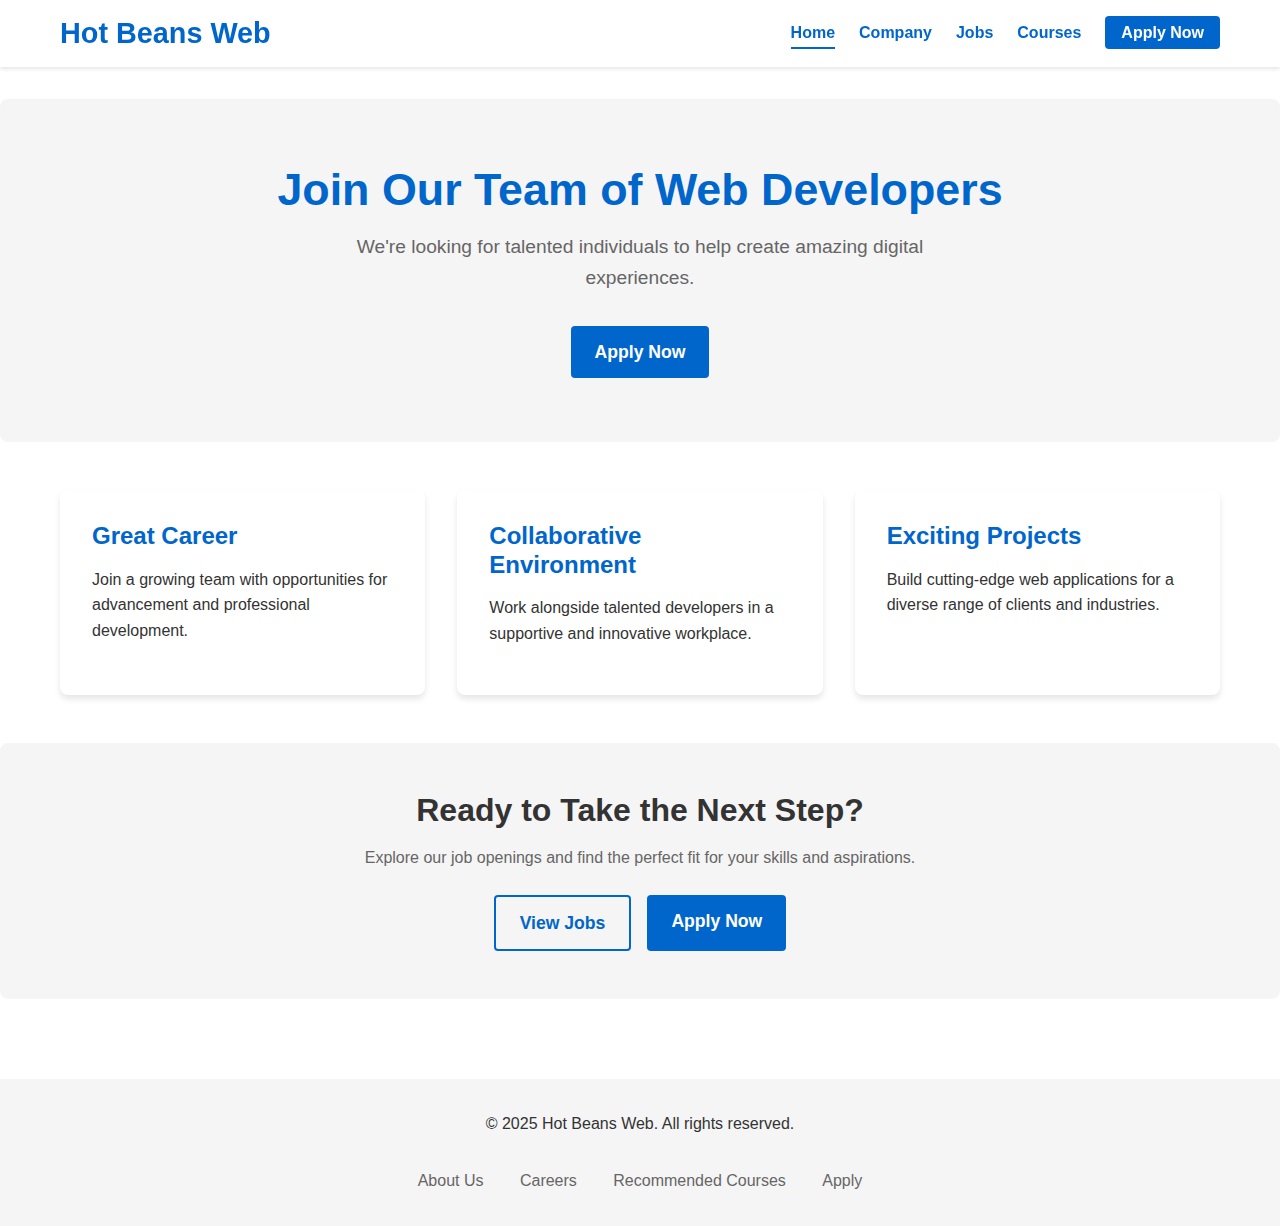
<file: index.html>
<!DOCTYPE html>
<html lang="en">
<head>
    <meta charset="UTF-8">
    <meta name="viewport" content="width=device-width, initial-scale=1.0">
    <title>Hot Beans Web - Recruitment</title>
    <link rel="stylesheet" href="css/style.css">
    <link rel="stylesheet" href="css/home.css">
</head>
<body>
    <header>
        <div class="container">
            <div class="logo">
                <h1>Hot Beans Web</h1>
            </div>
            <nav>
                <ul>
                    <li><a href="index.html" class="active">Home</a></li>
                    <li><a href="company.html">Company</a></li>
                    <li><a href="jobs.html">Jobs</a></li>
                    <li><a href="courses.html">Courses</a></li>
                    <li><a href="apply.html" class="cta-button">Apply Now</a></li>
                </ul>
            </nav>
        </div>
    </header>

    <main>
        <section class="hero">
            <div class="container">
                <h2>Join Our Team of Web Developers</h2>
                <p>We're looking for talented individuals to help create amazing digital experiences.</p>
                <a href="apply.html" class="cta-button-large">Apply Now</a>
            </div>
        </section>

        <section class="features">
            <div class="container">
                <div class="feature-card">
                    <h3>Great Career</h3>
                    <p>Join a growing team with opportunities for advancement and professional development.</p>
                </div>
                <div class="feature-card">
                    <h3>Collaborative Environment</h3>
                    <p>Work alongside talented developers in a supportive and innovative workplace.</p>
                </div>
                <div class="feature-card">
                    <h3>Exciting Projects</h3>
                    <p>Build cutting-edge web applications for a diverse range of clients and industries.</p>
                </div>
            </div>
        </section>

        <section class="cta-section">
            <div class="container">
                <h2>Ready to Take the Next Step?</h2>
                <p>Explore our job openings and find the perfect fit for your skills and aspirations.</p>
                <div class="button-group">
                    <a href="jobs.html" class="secondary-button">View Jobs</a>
                    <a href="apply.html" class="cta-button-large">Apply Now</a>
                </div>
            </div>
        </section>
    </main>

    <footer>
        <div class="container">
            <p>&copy; 2025 Hot Beans Web. All rights reserved.</p>
            <div class="footer-links">
                <a href="company.html">About Us</a>
                <a href="jobs.html">Careers</a>
                <a href="courses.html">Recommended Courses</a>
                <a href="apply.html">Apply</a>
            </div>
        </div>
    </footer>
</body>
</html>
</file>
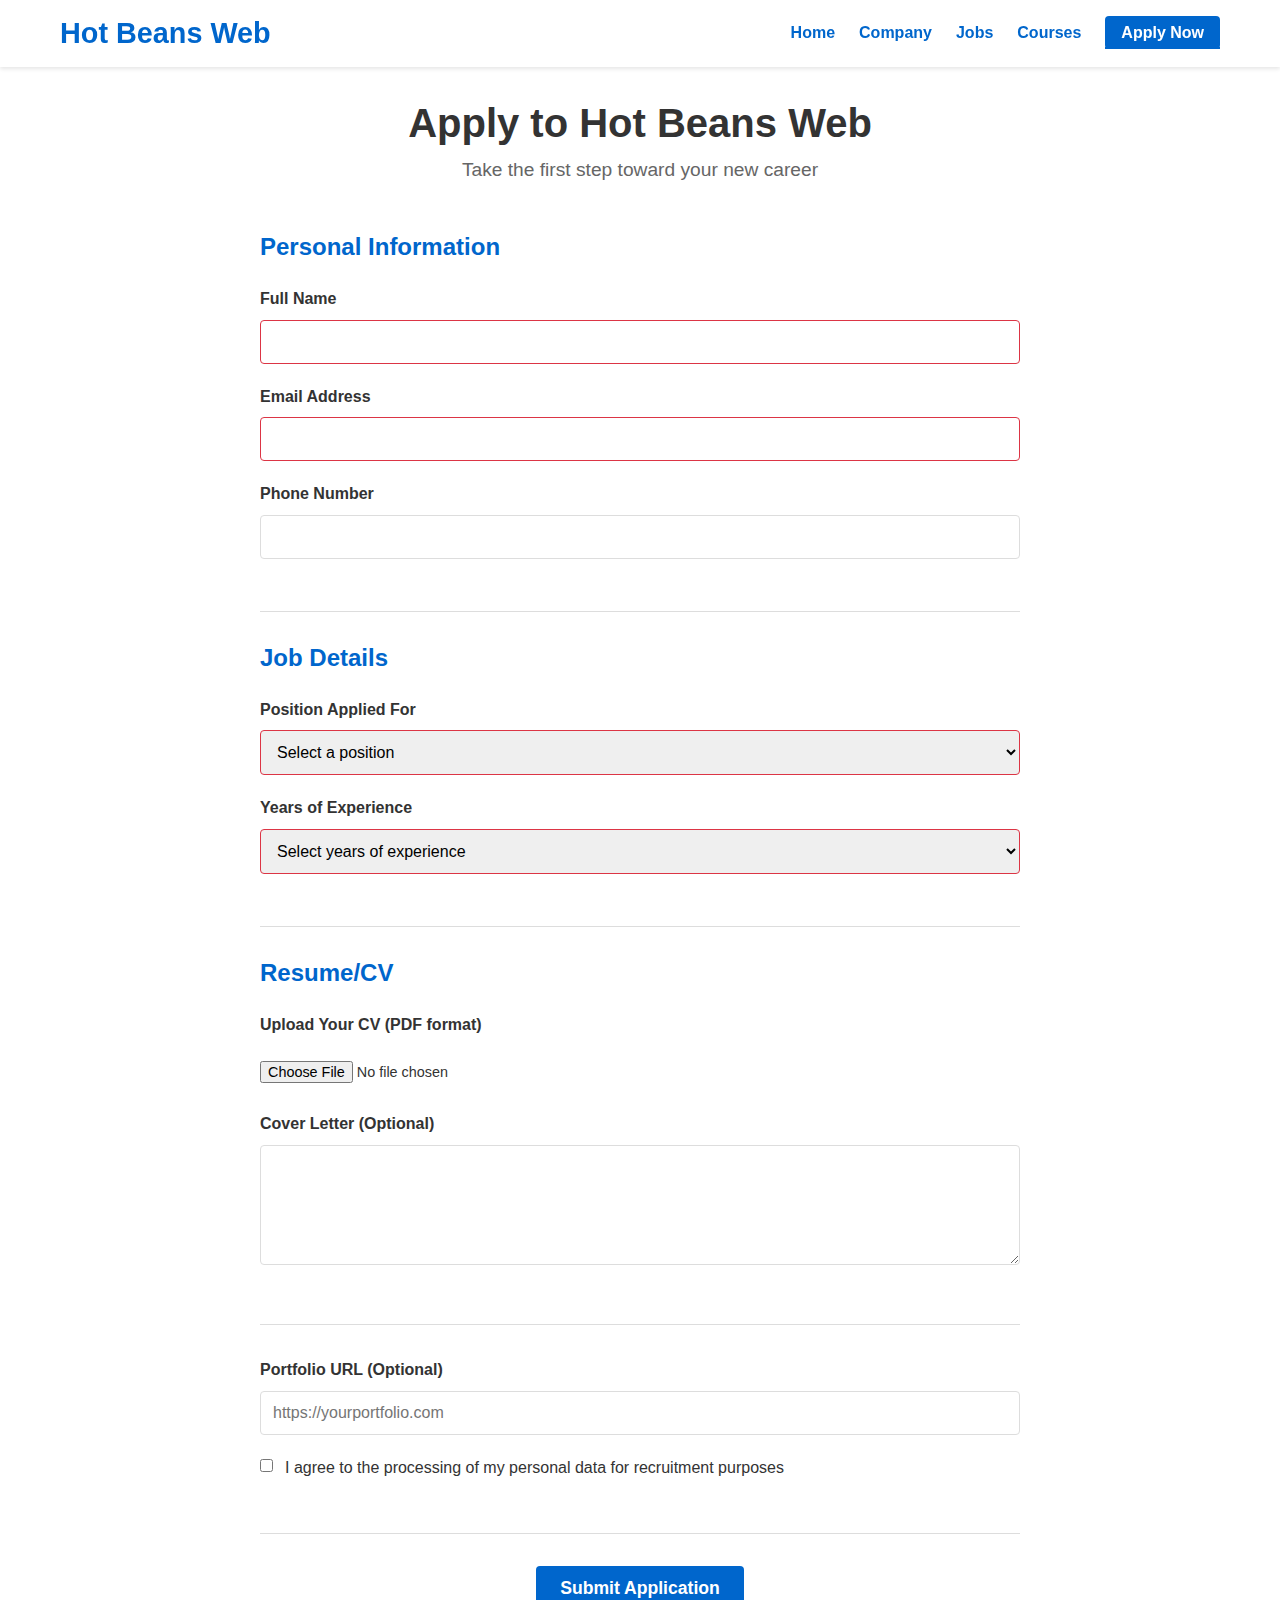
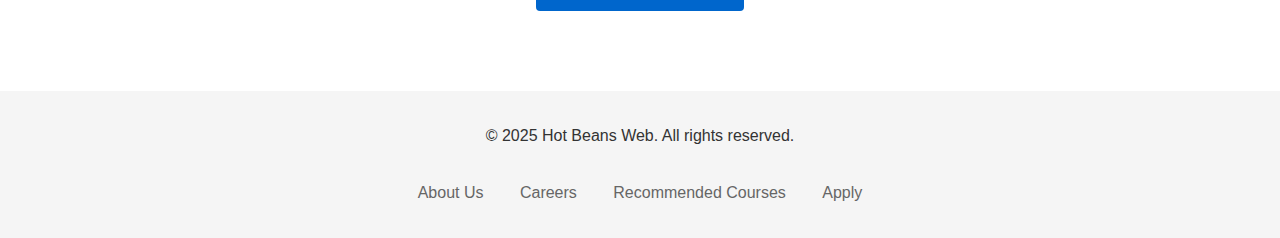
<file: apply.html>
<!DOCTYPE html>
<html lang="en">
<head>
    <meta charset="UTF-8">
    <meta name="viewport" content="width=device-width, initial-scale=1.0">
    <title>Apply - Hot Beans Web</title>
    <link rel="stylesheet" href="css/style.css">
    <link rel="stylesheet" href="css/forms.css">
</head>
<body>
    <header>
        <div class="container">
            <div class="logo">
                <h1>Hot Beans Web</h1>
            </div>
            <nav>
                <ul>
                    <li><a href="index.html">Home</a></li>
                    <li><a href="company.html">Company</a></li>
                    <li><a href="jobs.html">Jobs</a></li>
                    <li><a href="courses.html">Courses</a></li>
                    <li><a href="apply.html" class="active cta-button">Apply Now</a></li>
                </ul>
            </nav>
        </div>
    </header>

    <main>
        <section class="page-header">
            <div class="container">
                <h2>Apply to Hot Beans Web</h2>
                <p>Take the first step toward your new career</p>
            </div>
        </section>

        <section class="application-form">
            <div class="container">
                <form>
                    <div class="form-section">
                        <h3>Personal Information</h3>
                        
                        <div class="form-group">
                            <label for="name">Full Name</label>
                            <input type="text" id="name" name="name" required>
                        </div>
                        
                        <div class="form-group">
                            <label for="email">Email Address</label>
                            <input type="email" id="email" name="email" required>
                        </div>
                        
                        <div class="form-group">
                            <label for="phone">Phone Number</label>
                            <input type="tel" id="phone" name="phone">
                        </div>
                    </div>
                    
                    <div class="form-section">
                        <h3>Job Details</h3>
                        
                        <div class="form-group">
                            <label for="position">Position Applied For</label>
                            <select id="position" name="position" required>
                                <option value="">Select a position</option>
                                <option value="front-end">Front-End Developer</option>
                                <option value="back-end">Back-End Developer</option>
                                <option value="full-stack">Full-Stack Developer</option>
                            </select>
                        </div>
                        
                        <div class="form-group">
                            <label for="experience">Years of Experience</label>
                            <select id="experience" name="experience" required>
                                <option value="">Select years of experience</option>
                                <option value="0-1">0-1 years</option>
                                <option value="1-3">1-3 years</option>
                                <option value="3-5">3-5 years</option>
                                <option value="5+">5+ years</option>
                            </select>
                        </div>
                    </div>
                    
                    <div class="form-section">
                        <h3>Resume/CV</h3>
                        
                        <div class="form-group file-upload">
                            <label for="cv">Upload Your CV (PDF format)</label>
                            <input type="file" id="cv" name="cv" accept=".pdf" required>
                        </div>
                        
                        <div class="form-group">
                            <label for="cover-letter">Cover Letter (Optional)</label>
                            <textarea id="cover-letter" name="cover-letter" rows="5"></textarea>
                        </div>
                    </div>
                    
                    <div class="form-section">
                        <div class="form-group">
                            <label for="portfolio">Portfolio URL (Optional)</label>
                            <input type="url" id="portfolio" name="portfolio" placeholder="https://yourportfolio.com">
                        </div>
                        
                        <div class="form-group checkbox">
                            <input type="checkbox" id="terms" name="terms" required>
                            <label for="terms">I agree to the processing of my personal data for recruitment purposes</label>
                        </div>
                    </div>
                    
                    <div class="form-actions">
                        <button type="submit" class="cta-button-large">Submit Application</button>
                    </div>
                </form>
            </div>
        </section>
    </main>

    <footer>
        <div class="container">
            <p>&copy; 2025 Hot Beans Web. All rights reserved.</p>
            <div class="footer-links">
                <a href="company.html">About Us</a>
                <a href="jobs.html">Careers</a>
                <a href="courses.html">Recommended Courses</a>
                <a href="apply.html">Apply</a>
            </div>
        </div>
    </footer>
</body>
</html>
</file>
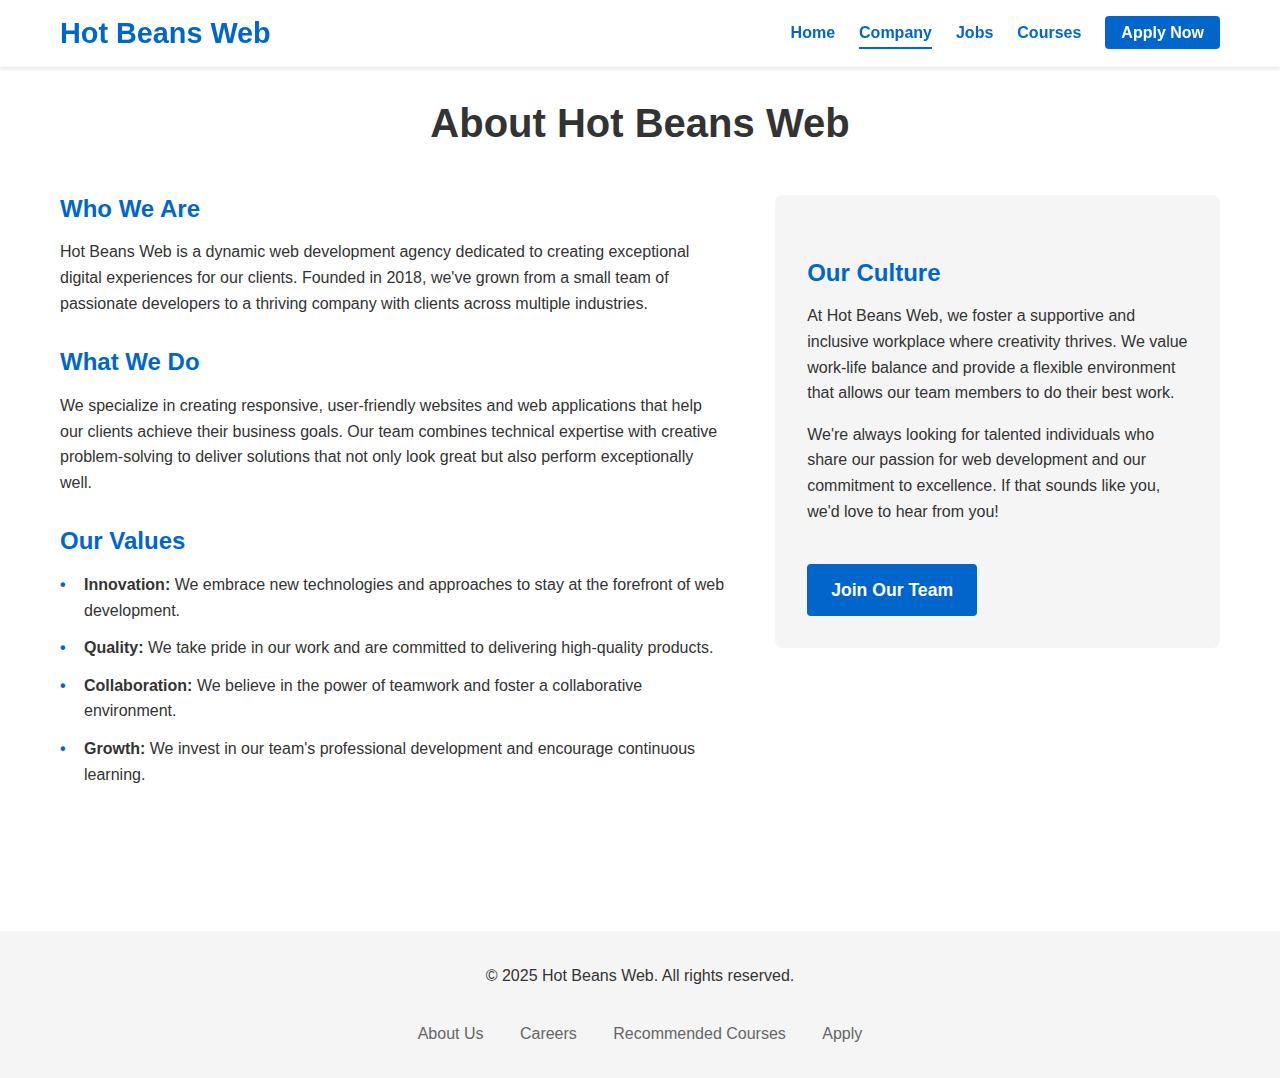
<file: company.html>
<!DOCTYPE html>
<html lang="en">
<head>
    <meta charset="UTF-8">
    <meta name="viewport" content="width=device-width, initial-scale=1.0">
    <title>About Our Company - Hot Beans Web</title>
    <link rel="stylesheet" href="css/style.css">
    <link rel="stylesheet" href="css/company.css">
</head>
<body>
    <header>
        <div class="container">
            <div class="logo">
                <h1>Hot Beans Web</h1>
            </div>
            <nav>
                <ul>
                    <li><a href="index.html">Home</a></li>
                    <li><a href="company.html" class="active">Company</a></li>
                    <li><a href="jobs.html">Jobs</a></li>
                    <li><a href="courses.html">Courses</a></li>
                    <li><a href="apply.html" class="cta-button">Apply Now</a></li>
                </ul>
            </nav>
        </div>
    </header>

    <main>
        <section class="page-header">
            <div class="container">
                <h2>About Hot Beans Web</h2>
            </div>
        </section>

        <section class="company-info">
            <div class="container">
                <div class="company-description">
                    <h3>Who We Are</h3>
                    <p>Hot Beans Web is a dynamic web development agency dedicated to creating exceptional digital experiences for our clients. Founded in 2018, we've grown from a small team of passionate developers to a thriving company with clients across multiple industries.</p>
                    
                    <h3>What We Do</h3>
                    <p>We specialize in creating responsive, user-friendly websites and web applications that help our clients achieve their business goals. Our team combines technical expertise with creative problem-solving to deliver solutions that not only look great but also perform exceptionally well.</p>
                    
                    <h3>Our Values</h3>
                    <ul class="values-list">
                        <li><strong>Innovation:</strong> We embrace new technologies and approaches to stay at the forefront of web development.</li>
                        <li><strong>Quality:</strong> We take pride in our work and are committed to delivering high-quality products.</li>
                        <li><strong>Collaboration:</strong> We believe in the power of teamwork and foster a collaborative environment.</li>
                        <li><strong>Growth:</strong> We invest in our team's professional development and encourage continuous learning.</li>
                    </ul>
                </div>
                
                <div class="company-culture">
                    <h3>Our Culture</h3>
                    <p>At Hot Beans Web, we foster a supportive and inclusive workplace where creativity thrives. We value work-life balance and provide a flexible environment that allows our team members to do their best work.</p>
                    
                    <p>We're always looking for talented individuals who share our passion for web development and our commitment to excellence. If that sounds like you, we'd love to hear from you!</p>
                    
                    <a href="apply.html" class="cta-button-large">Join Our Team</a>
                </div>
            </div>
        </section>
    </main>

    <footer>
        <div class="container">
            <p>&copy; 2025 Hot Beans Web. All rights reserved.</p>
            <div class="footer-links">
                <a href="company.html">About Us</a>
                <a href="jobs.html">Careers</a>
                <a href="courses.html">Recommended Courses</a>
                <a href="apply.html">Apply</a>
            </div>
        </div>
    </footer>
</body>
</html>
</file>
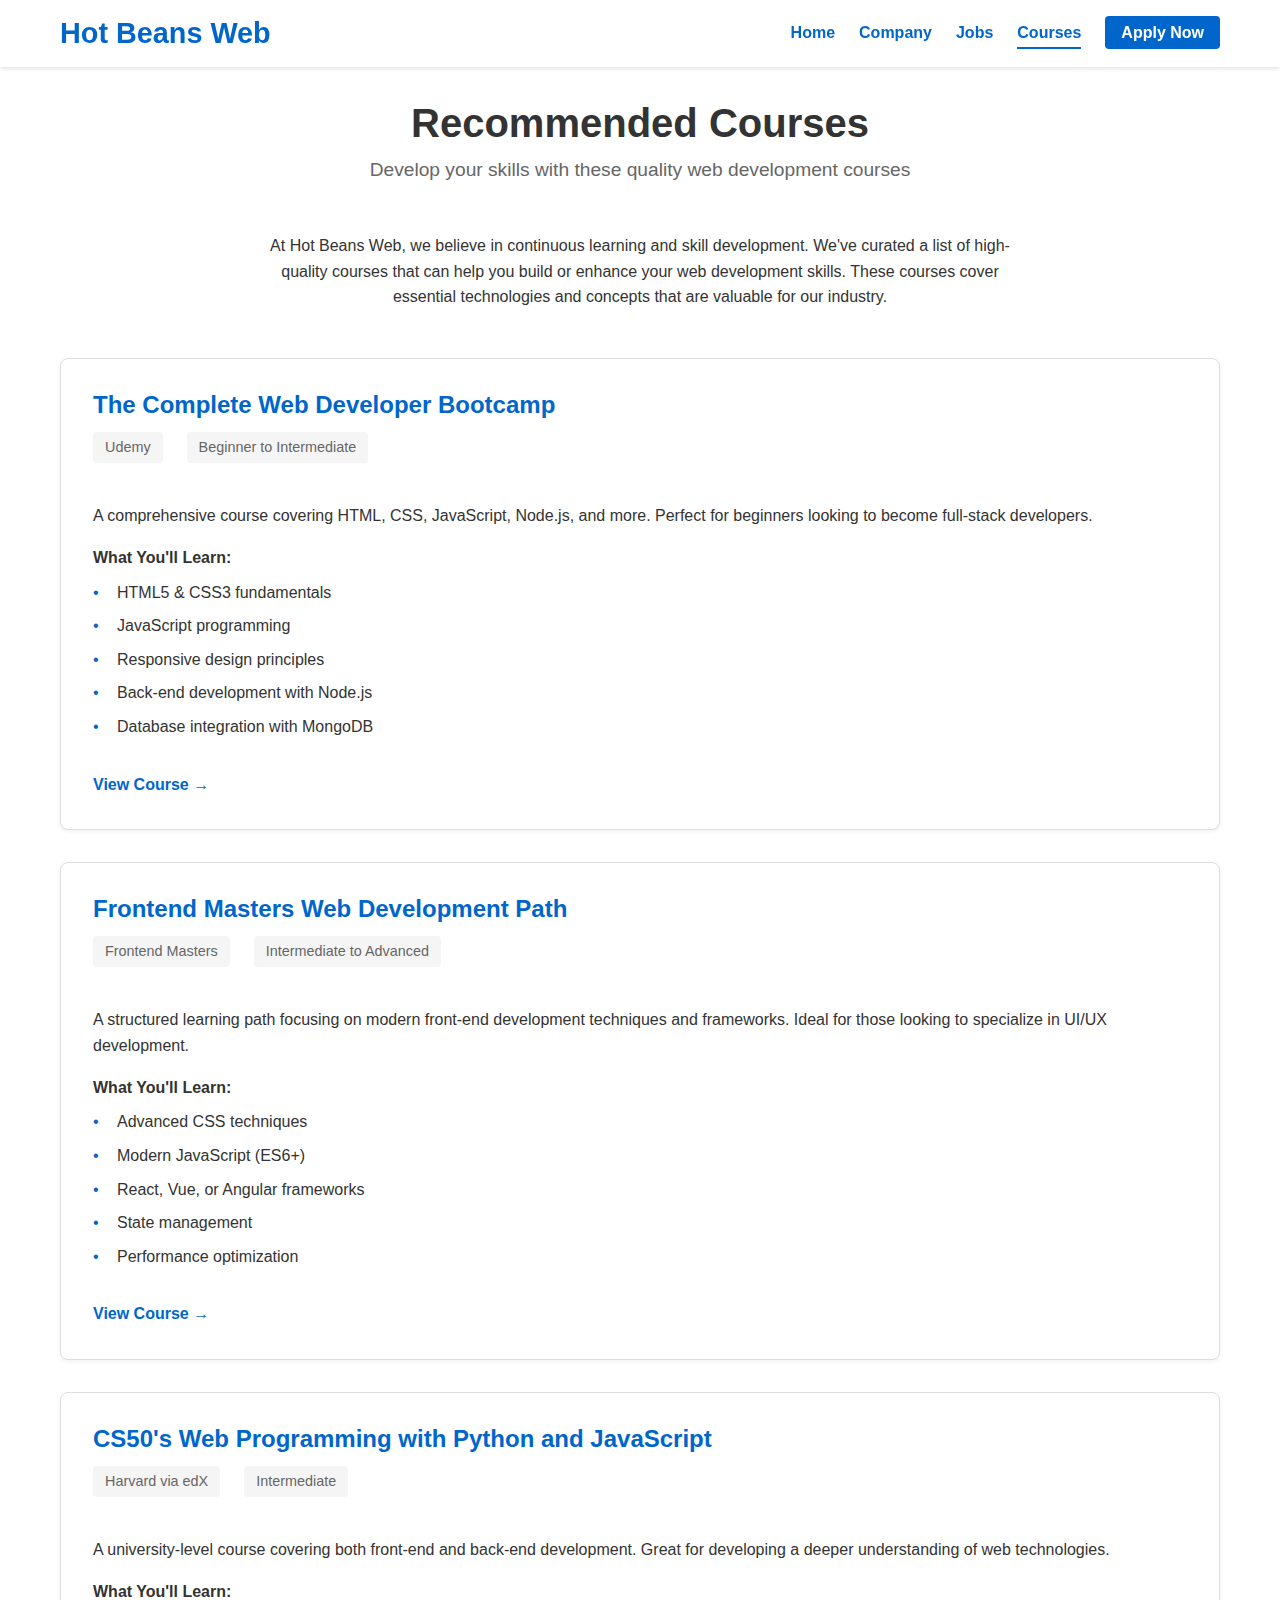
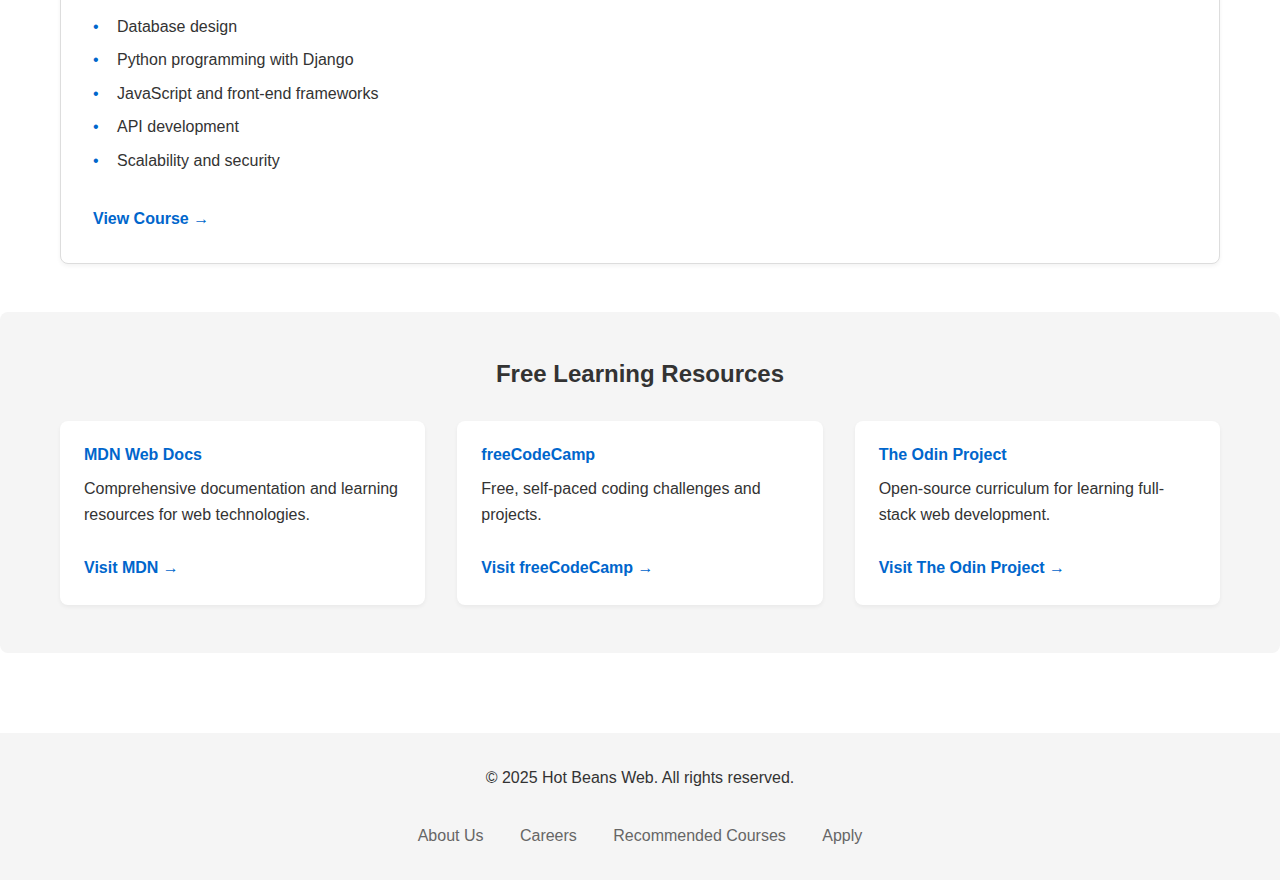
<file: courses.html>
<!DOCTYPE html>
<html lang="en">
<head>
    <meta charset="UTF-8">
    <meta name="viewport" content="width=device-width, initial-scale=1.0">
    <title>Recommended Courses - Hot Beans Web</title>
    <link rel="stylesheet" href="css/style.css">
    <link rel="stylesheet" href="css/courses.css">
</head>
<body>
    <header>
        <div class="container">
            <div class="logo">
                <h1>Hot Beans Web</h1>
            </div>
            <nav>
                <ul>
                    <li><a href="index.html">Home</a></li>
                    <li><a href="company.html">Company</a></li>
                    <li><a href="jobs.html">Jobs</a></li>
                    <li><a href="courses.html" class="active">Courses</a></li>
                    <li><a href="apply.html" class="cta-button">Apply Now</a></li>
                </ul>
            </nav>
        </div>
    </header>

    <main>
        <section class="page-header">
            <div class="container">
                <h2>Recommended Courses</h2>
                <p>Develop your skills with these quality web development courses</p>
            </div>
        </section>

        <section class="courses-intro">
            <div class="container">
                <p>At Hot Beans Web, we believe in continuous learning and skill development. We've curated a list of high-quality courses that can help you build or enhance your web development skills. These courses cover essential technologies and concepts that are valuable for our industry.</p>
            </div>
        </section>

        <section class="courses-list">
            <div class="container">
                <div class="course-card">
                    <h3>The Complete Web Developer Bootcamp</h3>
                    <div class="course-details">
                        <p class="course-provider">Udemy</p>
                        <p class="course-level">Beginner to Intermediate</p>
                    </div>
                    <div class="course-description">
                        <p>A comprehensive course covering HTML, CSS, JavaScript, Node.js, and more. Perfect for beginners looking to become full-stack developers.</p>
                        
                        <h4>What You'll Learn:</h4>
                        <ul>
                            <li>HTML5 & CSS3 fundamentals</li>
                            <li>JavaScript programming</li>
                            <li>Responsive design principles</li>
                            <li>Back-end development with Node.js</li>
                            <li>Database integration with MongoDB</li>
                        </ul>
                    </div>
                    <a href="https://www.udemy.com/course/the-web-developer-bootcamp/" target="_blank" class="course-link">View Course <span class="arrow">→</span></a>
                </div>

                <div class="course-card">
                    <h3>Frontend Masters Web Development Path</h3>
                    <div class="course-details">
                        <p class="course-provider">Frontend Masters</p>
                        <p class="course-level">Intermediate to Advanced</p>
                    </div>
                    <div class="course-description">
                        <p>A structured learning path focusing on modern front-end development techniques and frameworks. Ideal for those looking to specialize in UI/UX development.</p>
                        
                        <h4>What You'll Learn:</h4>
                        <ul>
                            <li>Advanced CSS techniques</li>
                            <li>Modern JavaScript (ES6+)</li>
                            <li>React, Vue, or Angular frameworks</li>
                            <li>State management</li>
                            <li>Performance optimization</li>
                        </ul>
                    </div>
                    <a href="https://frontendmasters.com/learn/beginner/" target="_blank" class="course-link">View Course <span class="arrow">→</span></a>
                </div>

                <div class="course-card">
                    <h3>CS50's Web Programming with Python and JavaScript</h3>
                    <div class="course-details">
                        <p class="course-provider">Harvard via edX</p>
                        <p class="course-level">Intermediate</p>
                    </div>
                    <div class="course-description">
                        <p>A university-level course covering both front-end and back-end development. Great for developing a deeper understanding of web technologies.</p>
                        
                        <h4>What You'll Learn:</h4>
                        <ul>
                            <li>Database design</li>
                            <li>Python programming with Django</li>
                            <li>JavaScript and front-end frameworks</li>
                            <li>API development</li>
                            <li>Scalability and security</li>
                        </ul>
                    </div>
                    <a href="https://www.edx.org/course/cs50s-web-programming-with-python-and-javascript" target="_blank" class="course-link">View Course <span class="arrow">→</span></a>
                </div>
            </div>
        </section>

        <section class="self-learning">
            <div class="container">
                <h3>Free Learning Resources</h3>
                <div class="resources-list">
                    <div class="resource-item">
                        <h4>MDN Web Docs</h4>
                        <p>Comprehensive documentation and learning resources for web technologies.</p>
                        <a href="https://developer.mozilla.org/" target="_blank">Visit MDN <span class="arrow">→</span></a>
                    </div>
                    <div class="resource-item">
                        <h4>freeCodeCamp</h4>
                        <p>Free, self-paced coding challenges and projects.</p>
                        <a href="https://www.freecodecamp.org/" target="_blank">Visit freeCodeCamp <span class="arrow">→</span></a>
                    </div>
                    <div class="resource-item">
                        <h4>The Odin Project</h4>
                        <p>Open-source curriculum for learning full-stack web development.</p>
                        <a href="https://www.theodinproject.com/" target="_blank">Visit The Odin Project <span class="arrow">→</span></a>
                    </div>
                </div>
            </div>
        </section>
    </main>

    <footer>
        <div class="container">
            <p>&copy; 2025 Hot Beans Web. All rights reserved.</p>
            <div class="footer-links">
                <a href="company.html">About Us</a>
                <a href="jobs.html">Careers</a>
                <a href="courses.html">Recommended Courses</a>
                <a href="apply.html">Apply</a>
            </div>
        </div>
    </footer>
</body>
</html>
</file>
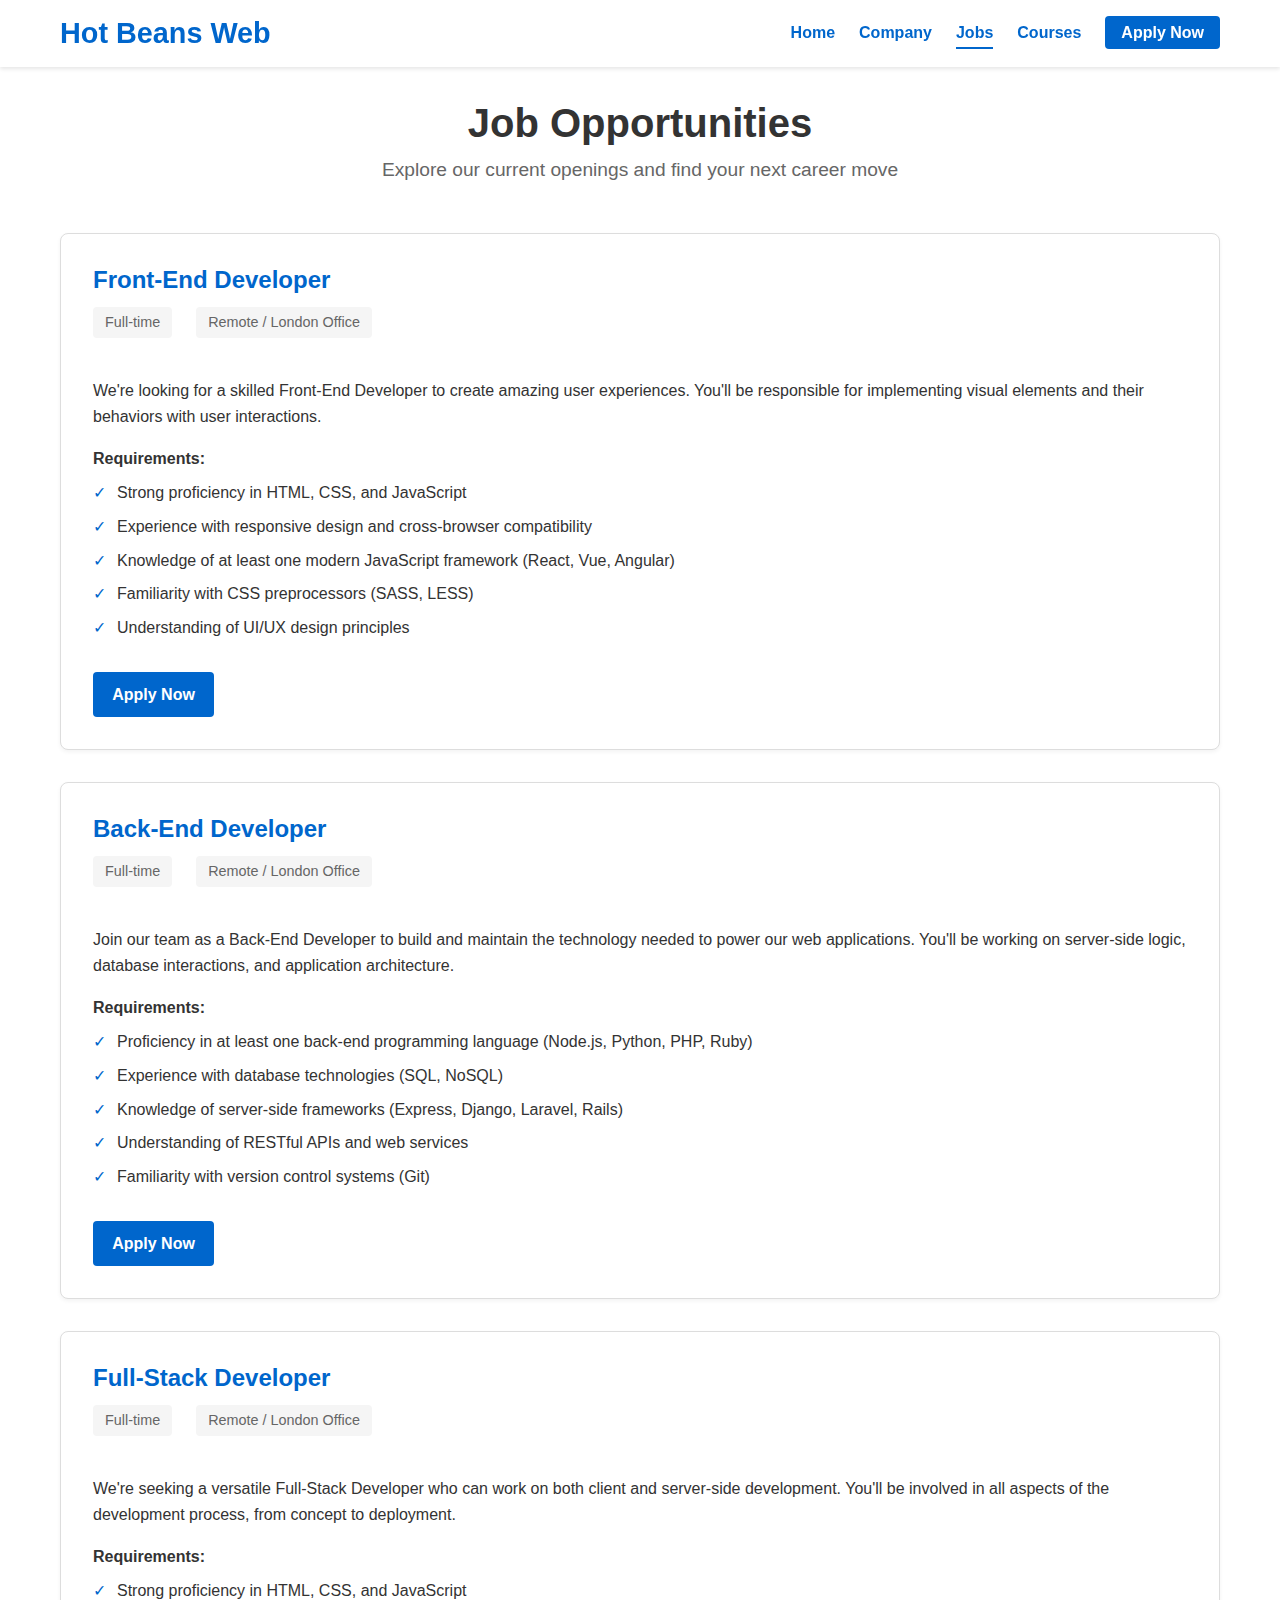
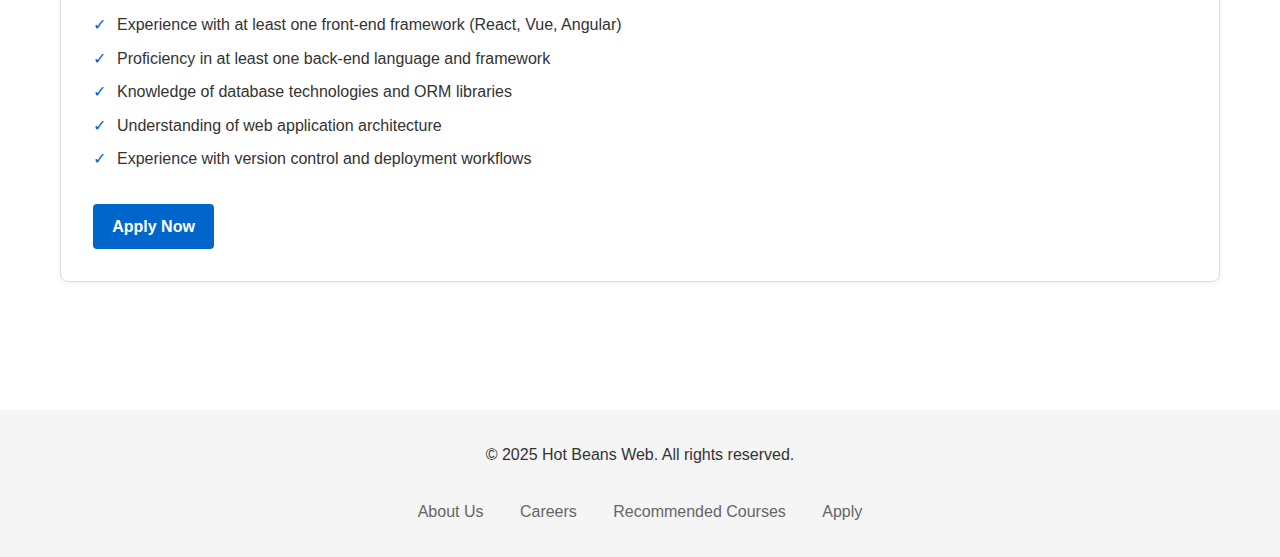
<file: jobs.html>
<!DOCTYPE html>
<html lang="en">
<head>
    <meta charset="UTF-8">
    <meta name="viewport" content="width=device-width, initial-scale=1.0">
    <title>Job Opportunities - Hot Beans Web</title>
    <link rel="stylesheet" href="css/style.css">
    <link rel="stylesheet" href="css/jobs.css">
</head>
<body>
    <header>
        <div class="container">
            <div class="logo">
                <h1>Hot Beans Web</h1>
            </div>
            <nav>
                <ul>
                    <li><a href="index.html">Home</a></li>
                    <li><a href="company.html">Company</a></li>
                    <li><a href="jobs.html" class="active">Jobs</a></li>
                    <li><a href="courses.html">Courses</a></li>
                    <li><a href="apply.html" class="cta-button">Apply Now</a></li>
                </ul>
            </nav>
        </div>
    </header>

    <main>
        <section class="page-header">
            <div class="container">
                <h2>Job Opportunities</h2>
                <p>Explore our current openings and find your next career move</p>
            </div>
        </section>

        <section class="jobs-list">
            <div class="container">
                <div class="job-card">
                    <h3>Front-End Developer</h3>
                    <div class="job-details">
                        <p class="job-type">Full-time</p>
                        <p class="job-location">Remote / London Office</p>
                    </div>
                    <div class="job-description">
                        <p>We're looking for a skilled Front-End Developer to create amazing user experiences. You'll be responsible for implementing visual elements and their behaviors with user interactions.</p>
                        
                        <h4>Requirements:</h4>
                        <ul>
                            <li>Strong proficiency in HTML, CSS, and JavaScript</li>
                            <li>Experience with responsive design and cross-browser compatibility</li>
                            <li>Knowledge of at least one modern JavaScript framework (React, Vue, Angular)</li>
                            <li>Familiarity with CSS preprocessors (SASS, LESS)</li>
                            <li>Understanding of UI/UX design principles</li>
                        </ul>
                    </div>
                    <a href="apply.html" class="cta-button">Apply Now</a>
                </div>

                <div class="job-card">
                    <h3>Back-End Developer</h3>
                    <div class="job-details">
                        <p class="job-type">Full-time</p>
                        <p class="job-location">Remote / London Office</p>
                    </div>
                    <div class="job-description">
                        <p>Join our team as a Back-End Developer to build and maintain the technology needed to power our web applications. You'll be working on server-side logic, database interactions, and application architecture.</p>
                        
                        <h4>Requirements:</h4>
                        <ul>
                            <li>Proficiency in at least one back-end programming language (Node.js, Python, PHP, Ruby)</li>
                            <li>Experience with database technologies (SQL, NoSQL)</li>
                            <li>Knowledge of server-side frameworks (Express, Django, Laravel, Rails)</li>
                            <li>Understanding of RESTful APIs and web services</li>
                            <li>Familiarity with version control systems (Git)</li>
                        </ul>
                    </div>
                    <a href="apply.html" class="cta-button">Apply Now</a>
                </div>

                <div class="job-card">
                    <h3>Full-Stack Developer</h3>
                    <div class="job-details">
                        <p class="job-type">Full-time</p>
                        <p class="job-location">Remote / London Office</p>
                    </div>
                    <div class="job-description">
                        <p>We're seeking a versatile Full-Stack Developer who can work on both client and server-side development. You'll be involved in all aspects of the development process, from concept to deployment.</p>
                        
                        <h4>Requirements:</h4>
                        <ul>
                            <li>Strong proficiency in HTML, CSS, and JavaScript</li>
                            <li>Experience with at least one front-end framework (React, Vue, Angular)</li>
                            <li>Proficiency in at least one back-end language and framework</li>
                            <li>Knowledge of database technologies and ORM libraries</li>
                            <li>Understanding of web application architecture</li>
                            <li>Experience with version control and deployment workflows</li>
                        </ul>
                    </div>
                    <a href="apply.html" class="cta-button">Apply Now</a>
                </div>
            </div>
        </section>
    </main>

    <footer>
        <div class="container">
            <p>&copy; 2025 Hot Beans Web. All rights reserved.</p>
            <div class="footer-links">
                <a href="company.html">About Us</a>
                <a href="jobs.html">Careers</a>
                <a href="courses.html">Recommended Courses</a>
                <a href="apply.html">Apply</a>
            </div>
        </div>
    </footer>
</body>
</html>
</file>
<file: css/home.css>
/* Home Page Specific Styles */

/* Hero Section */
.hero {
    text-align: center;
    padding: 4rem 0;
    background-color: var(--light-gray);
    border-radius: 8px;
    margin-bottom: 3rem;
}

.hero h2 {
    font-size: 2.8rem;
    margin-bottom: 1rem;
    color: var(--primary-color);
}

.hero p {
    font-size: 1.2rem;
    max-width: 600px;
    margin: 0 auto 2rem;
    color: var(--light-text);
}

/* Features Section */
.features {
    margin-bottom: 3rem;
}

.features .container {
    display: grid;
    grid-template-columns: repeat(auto-fit, minmax(300px, 1fr));
    gap: 2rem;
}

.feature-card {
    background-color: var(--background-color);
    border-radius: 8px;
    padding: 2rem;
    box-shadow: 0 4px 6px rgba(0,0,0,0.1);
    transition: transform var(--transition-speed), box-shadow var(--transition-speed);
}

.feature-card:hover {
    transform: translateY(-5px);
    box-shadow: 0 6px 12px rgba(0,0,0,0.15);
}

.feature-card h3 {
    color: var(--primary-color);
    margin-bottom: 1rem;
}

/* CTA Section */
.cta-section {
    text-align: center;
    padding: 3rem 0;
    background-color: var(--light-gray);
    border-radius: 8px;
}

.cta-section h2 {
    font-size: 2rem;
    margin-bottom: 1rem;
}

.cta-section p {
    max-width: 600px;
    margin: 0 auto 1.5rem;
    color: var(--light-text);
}

/* Responsive Adjustments */
@media (max-width: 768px) {
    .hero {
        padding: 3rem 0;
    }
    
    .hero h2 {
        font-size: 2.2rem;
    }
    
    .features .container {
        grid-template-columns: 1fr;
    }
}

@media (max-width: 480px) {
    .hero h2 {
        font-size: 1.8rem;
    }
    
    .hero p {
        font-size: 1rem;
    }
    
    .cta-section h2 {
        font-size: 1.6rem;
    }
}
</file>
<file: css/forms.css>
/* Forms Styles */

.application-form {
    max-width: 800px;
    margin: 0 auto;
}

.form-section {
    margin-bottom: 2rem;
    padding-bottom: 2rem;
    border-bottom: 1px solid var(--border-color);
}

.form-section:last-child {
    border-bottom: none;
}

.form-section h3 {
    margin-bottom: 1.5rem;
    color: var(--primary-color);
}

.form-group {
    margin-bottom: 1.25rem;
}

label {
    display: block;
    margin-bottom: 0.5rem;
    font-weight: 600;
}

input[type="text"],
input[type="email"],
input[type="tel"],
input[type="url"],
select,
textarea {
    width: 100%;
    padding: 0.75rem;
    border: 1px solid var(--border-color);
    border-radius: 4px;
    font-family: var(--font-family);
    font-size: 1rem;
    transition: border-color var(--transition-speed), box-shadow var(--transition-speed);
}

input[type="text"]:focus,
input[type="email"]:focus,
input[type="tel"]:focus,
input[type="url"]:focus,
select:focus,
textarea:focus {
    border-color: var(--primary-color);
    outline: none;
    box-shadow: 0 0 0 3px rgba(0, 102, 204, 0.2);
}

textarea {
    resize: vertical;
    min-height: 120px;
}

.file-upload input[type="file"] {
    margin-top: 0.5rem;
    padding: 0.5rem 0;
}

.checkbox {
    display: flex;
    align-items: flex-start;
}

.checkbox input[type="checkbox"] {
    margin-right: 0.75rem;
    margin-top: 0.25rem;
}

.checkbox label {
    margin-bottom: 0;
    font-weight: normal;
}

.form-actions {
    text-align: center;
    margin-top: 2rem;
}

/* Form validation styles */
input:required:invalid,
select:required:invalid {
    border-color: var(--error-color);
}

/* Style the custom file upload button */
input[type="file"] {
    width: 100%;
    font-size: 0.9rem;
}

button[type="submit"] {
    cursor: pointer;
    border: none;
    font-family: var(--font-family);
}

/* Responsive adjustments */
@media (max-width: 768px) {
    .application-form {
        padding: 0 1rem;
    }
    
    .form-section {
        padding-bottom: 1.5rem;
        margin-bottom: 1.5rem;
    }
    
    .form-section h3 {
        font-size: 1.3rem;
    }
}
</file>
<file: css/company.css>
/* Company Page Specific Styles */

.company-info {
    margin-bottom: 3rem;
}

.company-info .container {
    display: grid;
    grid-template-columns: 3fr 2fr;
    gap: 3rem;
}

.company-description h3,
.company-culture h3 {
    color: var(--primary-color);
    margin-top: 2rem;
    margin-bottom: 1rem;
}

.company-description h3:first-child {
    margin-top: 0;
}

.values-list {
    list-style-type: none;
}

.values-list li {
    margin-bottom: 0.75rem;
    padding-left: 1.5rem;
    position: relative;
}

.values-list li:before {
    content: "•";
    color: var(--primary-color);
    position: absolute;
    left: 0;
    font-weight: bold;
}

.company-culture {
    background-color: var(--light-gray);
    padding: 2rem;
    border-radius: 8px;
    align-self: start;
}

.company-culture .cta-button-large {
    margin-top: 1.5rem;
}

/* Responsive Adjustments */
@media (max-width: 992px) {
    .company-info .container {
        grid-template-columns: 1fr;
    }
    
    .company-culture {
        margin-top: 2rem;
    }
}

@media (max-width: 768px) {
    .company-description h3,
    .company-culture h3 {
        font-size: 1.3rem;
    }
}
</file>
<file: css/courses.css>
/* Courses Page Specific Styles */

.courses-intro {
    text-align: center;
    max-width: 800px;
    margin: 0 auto 3rem;
}

.courses-list {
    margin-bottom: 3rem;
}

.course-card {
    background-color: var(--background-color);
    border: 1px solid var(--border-color);
    border-radius: 8px;
    padding: 2rem;
    margin-bottom: 2rem;
    box-shadow: 0 2px 4px rgba(0,0,0,0.05);
    transition: transform var(--transition-speed), box-shadow var(--transition-speed);
}

.course-card:hover {
    transform: translateY(-3px);
    box-shadow: 0 4px 8px rgba(0,0,0,0.1);
}

.course-card h3 {
    color: var(--primary-color);
    margin-bottom: 0.75rem;
}

.course-details {
    display: flex;
    gap: 1.5rem;
    margin-bottom: 1.5rem;
    font-size: 0.9rem;
}

.course-provider, .course-level {
    display: inline-block;
    padding: 0.25rem 0.75rem;
    background-color: var(--light-gray);
    border-radius: 4px;
    color: var(--light-text);
}

.course-description {
    margin-bottom: 1.5rem;
}

.course-description h4 {
    margin: 1.25rem 0 0.75rem;
    color: var(--text-color);
}

.course-description ul {
    list-style-type: none;
}

.course-description ul li {
    margin-bottom: 0.5rem;
    padding-left: 1.5rem;
    position: relative;
}

.course-description ul li:before {
    content: "•";
    color: var(--primary-color);
    position: absolute;
    left: 0;
}

.course-link {
    display: inline-block;
    font-weight: 600;
    margin-top: 0.5rem;
    transition: color var(--transition-speed);
}

.course-link:hover {
    color: var(--secondary-color);
}

.arrow {
    display: inline-block;
    transition: transform var(--transition-speed);
}

.course-link:hover .arrow {
    transform: translateX(5px);
}

/* Free Resources Section */
.self-learning {
    background-color: var(--light-gray);
    padding: 3rem 0;
    border-radius: 8px;
}

.self-learning h3 {
    text-align: center;
    margin-bottom: 2rem;
}

.resources-list {
    display: grid;
    grid-template-columns: repeat(auto-fit, minmax(250px, 1fr));
    gap: 2rem;
}

.resource-item {
    background-color: var(--background-color);
    padding: 1.5rem;
    border-radius: 8px;
    box-shadow: 0 2px 4px rgba(0,0,0,0.05);
    transition: transform var(--transition-speed);
}

.resource-item:hover {
    transform: translateY(-3px);
}

.resource-item h4 {
    color: var(--primary-color);
    margin-bottom: 0.75rem;
}

.resource-item a {
    display: inline-block;
    margin-top: 0.75rem;
    font-weight: 600;
}

/* Responsive Adjustments */
@media (max-width: 768px) {
    .course-card {
        padding: 1.5rem;
    }
    
    .course-card h3 {
        font-size: 1.3rem;
    }
    
    .course-details {
        flex-direction: column;
        gap: 0.5rem;
    }
    
    .resources-list {
        grid-template-columns: 1fr;
    }
}
</file>
<file: css/jobs.css>
/* Jobs Page Specific Styles */

.jobs-list {
    margin-bottom: 3rem;
}

.job-card {
    background-color: var(--background-color);
    border: 1px solid var(--border-color);
    border-radius: 8px;
    padding: 2rem;
    margin-bottom: 2rem;
    box-shadow: 0 2px 4px rgba(0,0,0,0.05);
    transition: transform var(--transition-speed), box-shadow var(--transition-speed);
}

.job-card:hover {
    transform: translateY(-3px);
    box-shadow: 0 4px 8px rgba(0,0,0,0.1);
}

.job-card h3 {
    color: var(--primary-color);
    margin-bottom: 0.75rem;
}

.job-details {
    display: flex;
    gap: 1.5rem;
    margin-bottom: 1.5rem;
    font-size: 0.9rem;
}

.job-type, .job-location {
    display: inline-block;
    padding: 0.25rem 0.75rem;
    background-color: var(--light-gray);
    border-radius: 4px;
    color: var(--light-text);
}

.job-description {
    margin-bottom: 1.5rem;
}

.job-description h4 {
    margin: 1.25rem 0 0.75rem;
    color: var(--text-color);
}

.job-description ul {
    list-style-type: none;
}

.job-description ul li {
    margin-bottom: 0.5rem;
    padding-left: 1.5rem;
    position: relative;
}

.job-description ul li:before {
    content: "✓";
    color: var(--primary-color);
    position: absolute;
    left: 0;
}

.job-card .cta-button {
    display: inline-block;
    padding: 0.6rem 1.2rem;
    margin-top: 0.5rem;
}

/* Responsive Adjustments */
@media (max-width: 768px) {
    .job-card {
        padding: 1.5rem;
    }
    
    .job-card h3 {
        font-size: 1.3rem;
    }
    
    .job-details {
        flex-direction: column;
        gap: 0.5rem;
    }
}
</file>
<file: css/style.css>
/* Base Styles and Reset */
:root {
    --primary-color: #0066CC;
    --secondary-color: #004C99;
    --accent-color: #FF9900;
    --text-color: #333333;
    --light-text: #666666;
    --background-color: #FFFFFF;
    --light-gray: #F5F5F5;
    --border-color: #DDDDDD;
    --success-color: #28A745;
    --error-color: #DC3545;
    --font-family: Arial, Helvetica, sans-serif;
    --transition-speed: 0.3s;
}

* {
    margin: 0;
    padding: 0;
    box-sizing: border-box;
}

body {
    font-family: var(--font-family);
    line-height: 1.6;
    color: var(--text-color);
    background-color: var(--background-color);
}

.container {
    width: 100%;
    max-width: 1200px;
    margin: 0 auto;
    padding: 0 20px;
}

/* Typography */
h1, h2, h3, h4, h5, h6 {
    margin-bottom: 1rem;
    line-height: 1.2;
}

h1 {
    font-size: 2.5rem;
}

h2 {
    font-size: 2rem;
}

h3 {
    font-size: 1.5rem;
}

p {
    margin-bottom: 1rem;
}

a {
    color: var(--primary-color);
    text-decoration: none;
    transition: color var(--transition-speed);
}

a:hover {
    color: var(--secondary-color);
}

ul {
    list-style-position: inside;
    margin-bottom: 1rem;
}

/* Header Styles */
header {
    background-color: var(--background-color);
    box-shadow: 0 2px 4px rgba(0,0,0,0.1);
    position: sticky;
    top: 0;
    z-index: 100;
}

header .container {
    display: flex;
    justify-content: space-between;
    align-items: center;
    padding: 1rem 20px;
}

.logo h1 {
    font-size: 1.8rem;
    margin: 0;
    color: var(--primary-color);
}

nav ul {
    display: flex;
    list-style: none;
    margin: 0;
}

nav ul li {
    margin-left: 1.5rem;
}

nav ul li:first-child {
    margin-left: 0;
}

nav ul li a {
    padding: 0.5rem 0;
    font-weight: 600;
    position: relative;
}

nav ul li a:after {
    content: '';
    position: absolute;
    bottom: 0;
    left: 0;
    width: 0;
    height: 2px;
    background-color: var(--primary-color);
    transition: width var(--transition-speed);
}

nav ul li a:hover:after,
nav ul li a.active:after {
    width: 100%;
}

.cta-button {
    background-color: var(--primary-color);
    color: white;
    padding: 0.5rem 1rem;
    border-radius: 4px;
    font-weight: 600;
    transition: background-color var(--transition-speed);
}

.cta-button:hover {
    background-color: var(--secondary-color);
    color: white;
}

/* Footer Styles */
footer {
    background-color: var(--light-gray);
    padding: 2rem 0;
    margin-top: 3rem;
}

footer .container {
    display: flex;
    flex-direction: column;
    align-items: center;
    text-align: center;
}

.footer-links {
    margin-top: 1rem;
}

.footer-links a {
    margin: 0 1rem;
    color: var(--light-text);
}

.footer-links a:hover {
    color: var(--primary-color);
}

/* Main Content Styles */
main {
    padding: 2rem 0;
}

.page-header {
    text-align: center;
    margin-bottom: 3rem;
}

.page-header h2 {
    font-size: 2.5rem;
    margin-bottom: 0.5rem;
}

.page-header p {
    color: var(--light-text);
    font-size: 1.2rem;
}

/* Common Components */
.cta-button-large {
    display: inline-block;
    background-color: var(--primary-color);
    color: white;
    padding: 0.75rem 1.5rem;
    border-radius: 4px;
    font-weight: 600;
    font-size: 1.1rem;
    transition: background-color var(--transition-speed), transform var(--transition-speed);
}

.cta-button-large:hover {
    background-color: var(--secondary-color);
    color: white;
    transform: translateY(-2px);
}

.secondary-button {
    display: inline-block;
    border: 2px solid var(--primary-color);
    color: var(--primary-color);
    padding: 0.75rem 1.5rem;
    border-radius: 4px;
    font-weight: 600;
    font-size: 1.1rem;
    transition: background-color var(--transition-speed), color var(--transition-speed), transform var(--transition-speed);
}

.secondary-button:hover {
    background-color: var(--primary-color);
    color: white;
    transform: translateY(-2px);
}

.button-group {
    display: flex;
    gap: 1rem;
    justify-content: center;
    margin-top: 1.5rem;
}

/* Responsive Styles */
@media (max-width: 768px) {
    header .container {
        flex-direction: column;
    }
    
    .logo {
        margin-bottom: 1rem;
    }
    
    nav ul {
        flex-wrap: wrap;
        justify-content: center;
    }
    
    nav ul li {
        margin: 0.5rem;
    }
    
    .button-group {
        flex-direction: column;
        align-items: center;
    }
    
    .cta-button-large, .secondary-button {
        width: 100%;
        text-align: center;
    }
}
</file>
